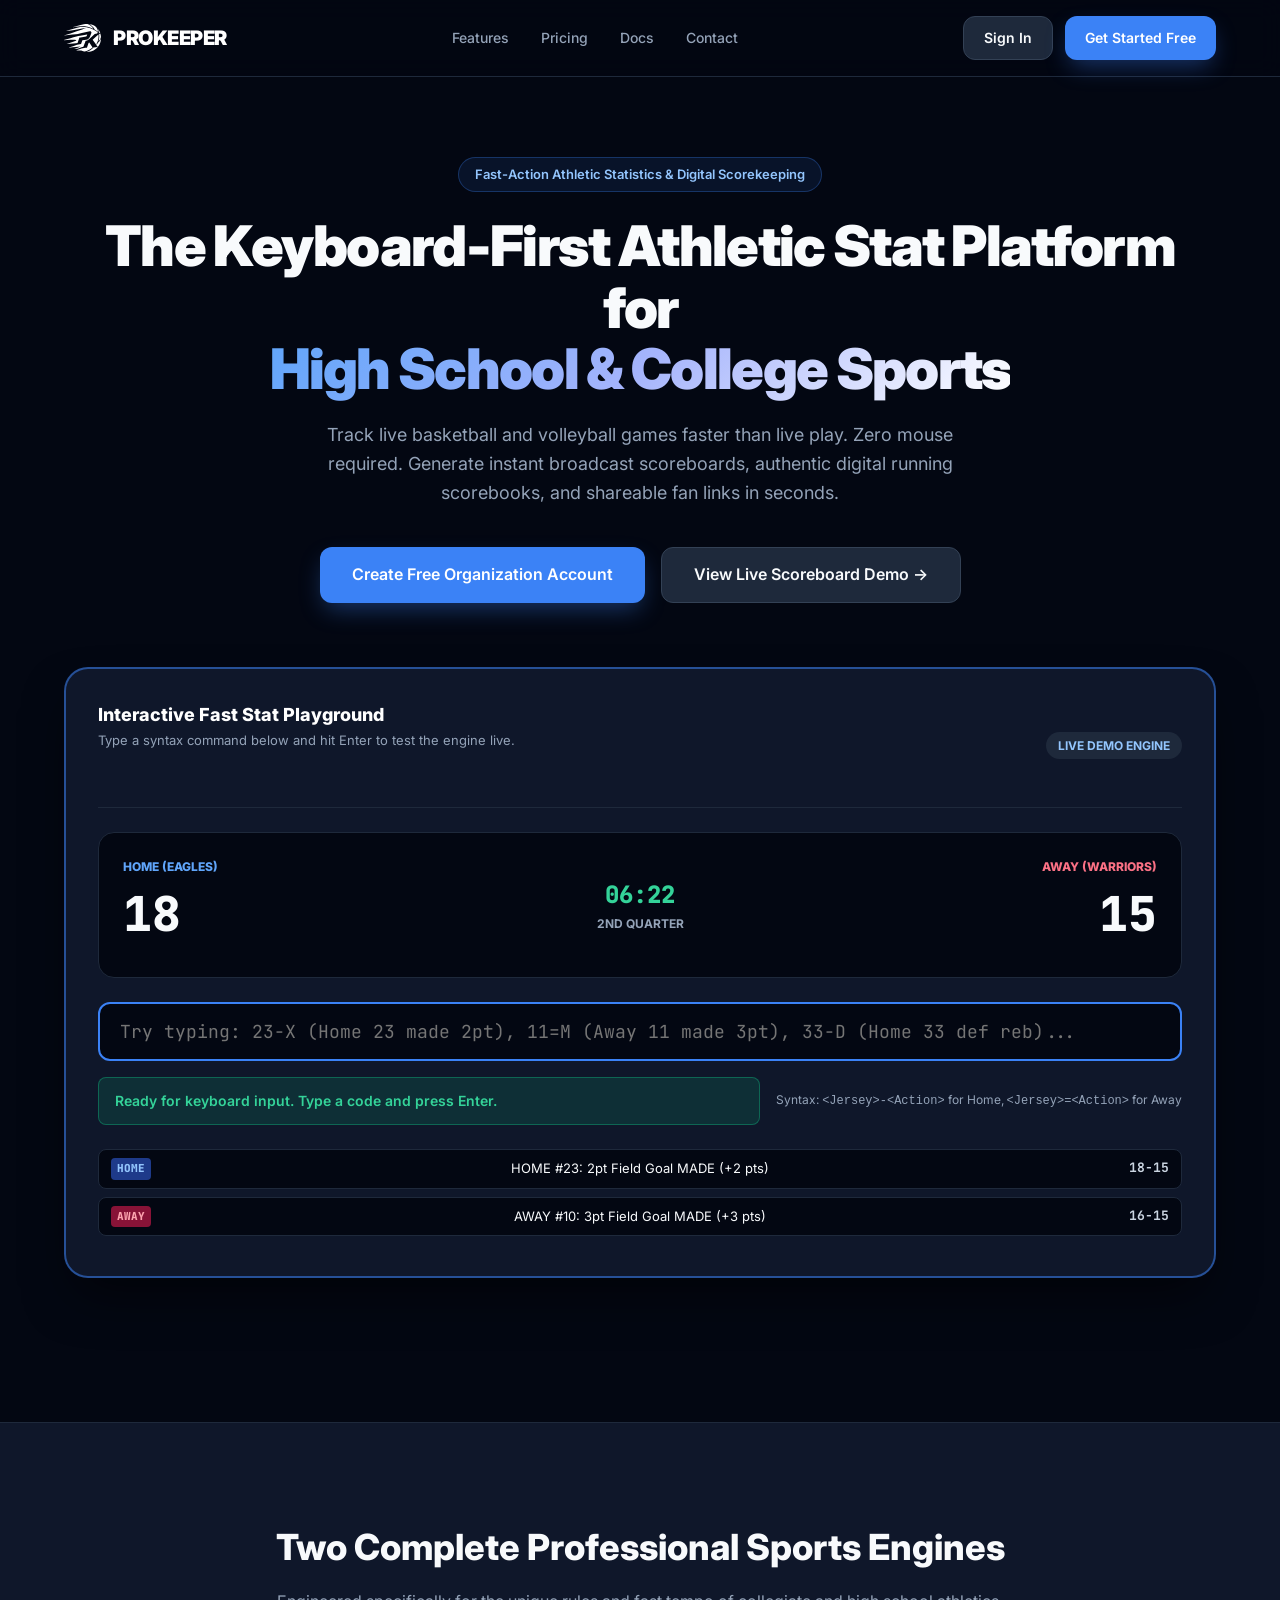
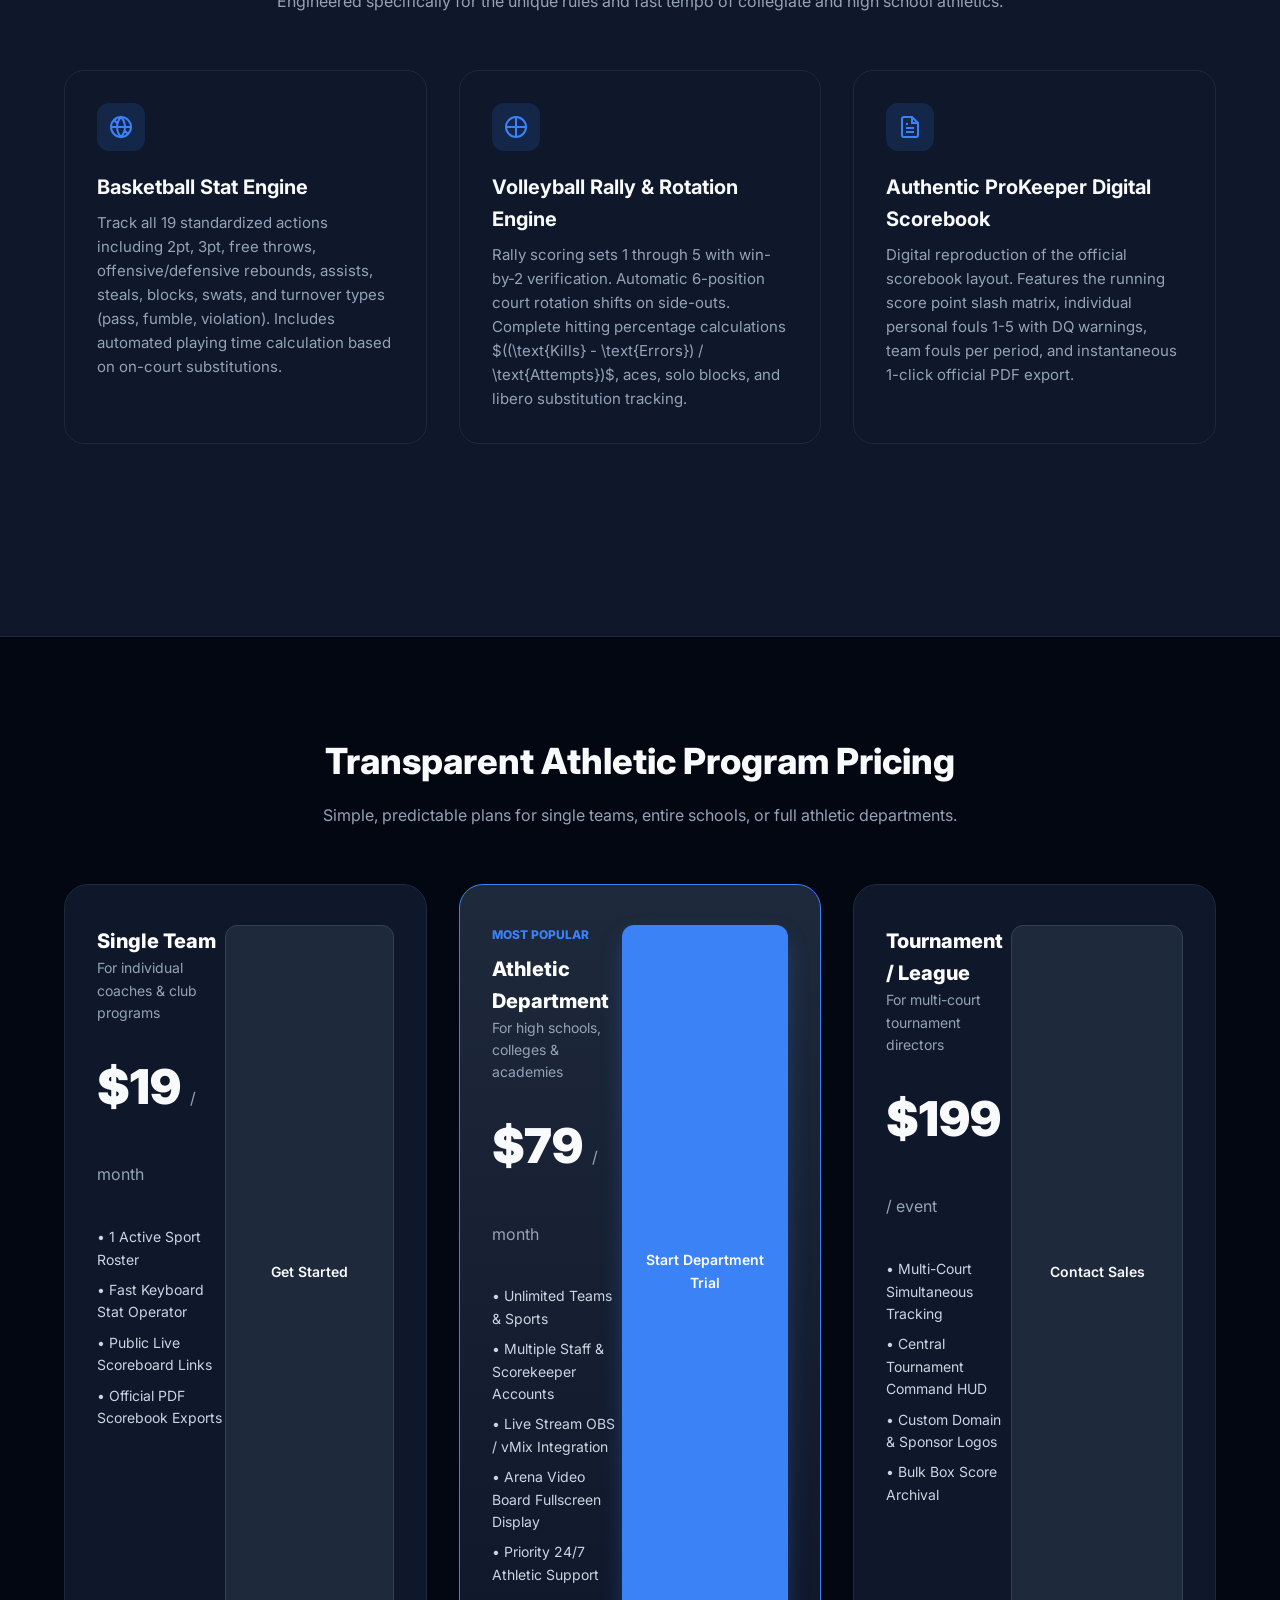
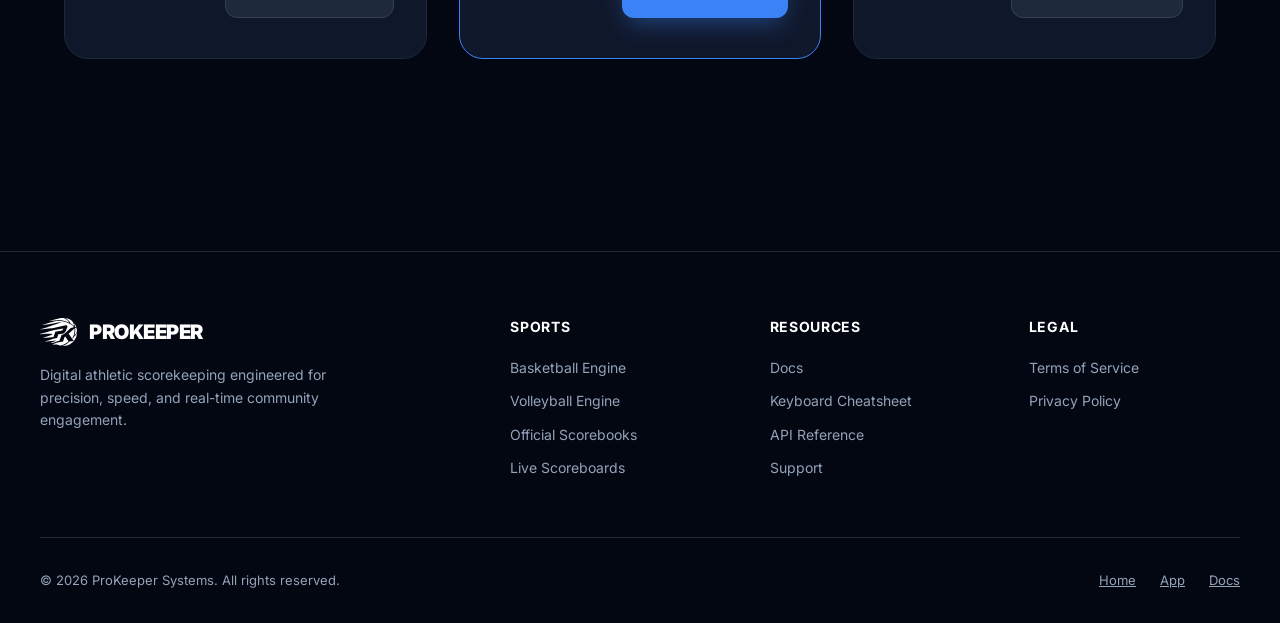
<file: index.html>
<!DOCTYPE html>
<html lang="en">
<head>
    <meta charset="utf-8">
    <meta name="viewport" content="width=device-width, initial-scale=1">
    <title>ProKeeper - High-Speed Sports Statistics & Official Digital Scorekeeping</title>
    <meta name="description" content="Lightning-fast keyboard-first statistical tracking, live fan scoreboards, and authentic ProKeeper digital scorebooks for Basketball and Volleyball.">
    <link rel="icon" type="image/svg+xml" href="/favicon.svg">
    <link rel="preconnect" href="https://fonts.googleapis.com">
    <link rel="preconnect" href="https://fonts.gstatic.com" crossorigin>
    <link href="https://fonts.googleapis.com/css2?family=Inter:wght@400;500;600;700;800;900&family=JetBrains+Mono:wght@500;700;800&display=swap" rel="stylesheet">
    <link rel="stylesheet" href="/css/styles.css">
    <style>
        .feedback {
            padding: 0.75rem 1rem;
            border-radius: 0.5rem;
            font-size: 0.875rem;
            font-weight: 600;
        }
        .feedback.success {
            background: rgba(16, 185, 129, 0.15);
            border: 1px solid rgba(16, 185, 129, 0.4);
            color: #34d399;
        }
        .feedback.error {
            background: rgba(244, 63, 94, 0.15);
            border: 1px solid rgba(244, 63, 94, 0.4);
            color: #fb7185;
        }
        .log-item {
            display: flex;
            justify-content: space-between;
            align-items: center;
            padding: 0.5rem 0.75rem;
            background: #030712;
            border: 1px solid #1e293b;
            border-radius: 0.5rem;
            font-size: 0.8125rem;
            margin-bottom: 0.5rem;
        }
        .team-tag {
            padding: 0.125rem 0.375rem;
            border-radius: 0.25rem;
            font-size: 0.6875rem;
            font-weight: 800;
            font-family: 'JetBrains Mono', monospace;
        }
        .team-tag.home {
            background: #1e3a8a;
            color: #93c5fd;
        }
        .team-tag.away {
            background: #881337;
            color: #fda4af;
        }
        .score-tag {
            font-family: 'JetBrains Mono', monospace;
            color: #cbd5e1;
        }
    </style>
</head>
<body>

    <!-- Header Navigation -->
    <header>
        <div class="nav-container">
            <a href="/" class="logo">
                <img src="/images/icon-white.svg" alt="ProKeeper" style="height: 28px; width: auto;">
                <span>PROKEEPER</span>
            </a>

            <nav>
                <ul class="nav-links">
                    <li><a href="/features/">Features</a></li>
                    <li><a href="/pricing/">Pricing</a></li>
                    <li><a href="https://docs.prokeeper.taligent.dev">Docs</a></li>
                    <li><a href="/contact/">Contact</a></li>
                </ul>
            </nav>

            <div style="display: flex; gap: 0.75rem;">
                <a href="https://app.prokeeper.taligent.dev/login" class="btn btn-secondary">Sign In</a>
                <a href="https://app.prokeeper.taligent.dev/register" class="btn btn-primary">Get Started Free</a>
            </div>
        </div>
    </header>

    <!-- Hero Section -->
    <section class="hero">
        <div class="hero-pill">
            <span>Fast-Action Athletic Statistics & Digital Scorekeeping</span>
        </div>

        <h1>
            The Keyboard-First Athletic Stat Platform for <br>
            <span class="hero-gradient">High School & College Sports</span>
        </h1>

        <p>
            Track live basketball and volleyball games faster than live play. Zero mouse required. Generate instant broadcast scoreboards, authentic digital running scorebooks, and shareable fan links in seconds.
        </p>

        <div class="hero-buttons">
            <a href="https://app.prokeeper.taligent.dev/register" class="btn btn-primary" style="padding: 0.875rem 2rem; font-size: 1rem;">
                Create Free Organization Account
            </a>
            <a href="https://app.prokeeper.taligent.dev/live/EAG101" target="_blank" class="btn btn-secondary" style="padding: 0.875rem 2rem; font-size: 1rem;">
                View Live Scoreboard Demo &rarr;
            </a>
        </div>

        <!-- Interactive Fast Stat Keyboard Playground -->
        <div class="demo-card">
            <div class="demo-header">
                <div>
                    <h3 style="font-size: 1.125rem; font-weight: 800; color: #fff;">Interactive Fast Stat Playground</h3>
                    <p style="font-size: 0.8125rem; color: var(--text-secondary);">Type a syntax command below and hit Enter to test the engine live.</p>
                </div>
                <div style="font-size: 0.75rem; background: #1e293b; padding: 0.25rem 0.75rem; border-radius: 9999px; font-weight: 700; color: #93c5fd;">
                    LIVE DEMO ENGINE
                </div>
            </div>

            <!-- Score Strip -->
            <div class="score-strip">
                <div>
                    <div style="font-size: 0.75rem; font-weight: 800; color: #60a5fa; text-transform: uppercase;">HOME (EAGLES)</div>
                    <div class="mono" style="font-size: 3rem; font-weight: 900;" id="demoHomeScore">18</div>
                </div>

                <div style="text-align: center;">
                    <div class="mono" style="font-size: 1.5rem; font-weight: 800; color: #34d399;">06:22</div>
                    <div style="font-size: 0.75rem; color: var(--text-secondary); text-transform: uppercase; font-weight: 700;">2nd Quarter</div>
                </div>

                <div style="text-align: right;">
                    <div style="font-size: 0.75rem; font-weight: 800; color: #fb7185; text-transform: uppercase;">AWAY (WARRIORS)</div>
                    <div class="mono" style="font-size: 3rem; font-weight: 900;" id="demoAwayScore">15</div>
                </div>
            </div>

            <!-- Input Bar -->
            <div class="interactive-box">
                <input type="text" id="demoInput" class="stat-input-field" placeholder="Try typing: 23-X (Home 23 made 2pt), 11=M (Away 11 made 3pt), 33-D (Home 33 def reb)...">
                
                <div style="display: flex; justify-content: space-between; align-items: center; margin-top: 1rem;">
                    <div id="demoFeedback" class="feedback success" style="flex: 1; margin-right: 1rem;">
                        Ready for keyboard input. Type a code and press Enter.
                    </div>
                    <div style="font-size: 0.75rem; color: var(--text-secondary);">
                        Syntax: <code>&lt;Jersey&gt;-&lt;Action&gt;</code> for Home, <code>&lt;Jersey&gt;=&lt;Action&gt;</code> for Away
                    </div>
                </div>

                <div id="demoLog" style="margin-top: 1.5rem; max-height: 140px; overflow-y: auto;">
                    <div class="log-item">
                        <span class="team-tag home">HOME</span>
                        <span>HOME #23: 2pt Field Goal MADE (+2 pts)</span>
                        <strong class="score-tag">18-15</strong>
                    </div>
                    <div class="log-item">
                        <span class="team-tag away">AWAY</span>
                        <span>AWAY #10: 3pt Field Goal MADE (+3 pts)</span>
                        <strong class="score-tag">16-15</strong>
                    </div>
                </div>
            </div>
        </div>
    </section>

    <!-- Sport Modules Overview -->
    <section style="background: #0f172a; padding: 6rem 1.5rem; border-top: 1px solid var(--border-color); border-bottom: 1px solid var(--border-color);">
        <div class="section-title">
            <h2>Two Complete Professional Sports Engines</h2>
            <p>Engineered specifically for the unique rules and fast tempo of collegiate and high school athletics.</p>
        </div>

        <div class="features-grid">
            <!-- Basketball Module -->
            <div class="feature-box">
                <div class="feature-icon">
                    <svg width="24" height="24" fill="none" stroke="currentColor" stroke-width="2" viewBox="0 0 24 24"><circle cx="12" cy="12" r="10"/><path d="M4.93 4.93l4.24 4.24m5.66 5.66l4.24 4.24M2 12h20M12 2a15.3 15.3 0 014 10 15.3 15.3 0 01-4 10 15.3 15.3 0 01-4-10 15.3 15.3 0 014-10z"/></svg>
                </div>
                <h3>Basketball Stat Engine</h3>
                <p>Track all 19 standardized actions including 2pt, 3pt, free throws, offensive/defensive rebounds, assists, steals, blocks, swats, and turnover types (pass, fumble, violation). Includes automated playing time calculation based on on-court substitutions.</p>
            </div>

            <!-- Volleyball Module -->
            <div class="feature-box">
                <div class="feature-icon">
                    <svg width="24" height="24" fill="none" stroke="currentColor" stroke-width="2" viewBox="0 0 24 24"><path d="M12 22a10 10 0 100-20 10 10 0 000 20zM12 2v20M2 12h20"/></svg>
                </div>
                <h3>Volleyball Rally & Rotation Engine</h3>
                <p>Rally scoring sets 1 through 5 with win-by-2 verification. Automatic 6-position court rotation shifts on side-outs. Complete hitting percentage calculations $((\text{Kills} - \text{Errors}) / \text{Attempts})$, aces, solo blocks, and libero substitution tracking.</p>
            </div>

            <!-- Official Scorebook Module -->
            <div class="feature-box">
                <div class="feature-icon">
                    <svg width="24" height="24" fill="none" stroke="currentColor" stroke-width="2" viewBox="0 0 24 24"><path d="M14 2H6a2 2 0 00-2 2v16a2 2 0 002 2h12a2 2 0 002-2V8z"/><path d="M14 2v6h6M16 13H8M16 17H8M10 9H8"/></svg>
                </div>
                <h3>Authentic ProKeeper Digital Scorebook</h3>
                <p>Digital reproduction of the official scorebook layout. Features the running score point slash matrix, individual personal fouls 1-5 with DQ warnings, team fouls per period, and instantaneous 1-click official PDF export.</p>
            </div>
        </div>
    </section>

    <!-- Pricing Section Preview -->
    <section style="padding: 6rem 1.5rem;">
        <div class="section-title">
            <h2>Transparent Athletic Program Pricing</h2>
            <p>Simple, predictable plans for single teams, entire schools, or full athletic departments.</p>
        </div>

        <div class="pricing-grid">
            <div class="pricing-card">
                <div>
                    <h3 style="font-size: 1.25rem; font-weight: 800; color: #fff;">Single Team</h3>
                    <p style="font-size: 0.875rem; color: var(--text-secondary);">For individual coaches & club programs</p>
                    <div class="price">$19 <span>/ month</span></div>
                    <ul style="list-style: none; margin-bottom: 2rem; font-size: 0.875rem; color: #cbd5e1; space-y: 0.75rem;">
                        <li style="margin-bottom: 0.5rem;">&bull; 1 Active Sport Roster</li>
                        <li style="margin-bottom: 0.5rem;">&bull; Fast Keyboard Stat Operator</li>
                        <li style="margin-bottom: 0.5rem;">&bull; Public Live Scoreboard Links</li>
                        <li style="margin-bottom: 0.5rem;">&bull; Official PDF Scorebook Exports</li>
                    </ul>
                </div>
                <a href="https://app.prokeeper.taligent.dev/register" class="btn btn-secondary" style="width: 100%; text-align: center;">Get Started</a>
            </div>

            <div class="pricing-card featured">
                <div>
                    <div style="font-size: 0.75rem; font-weight: 800; color: var(--accent-blue); text-transform: uppercase; margin-bottom: 0.5rem;">MOST POPULAR</div>
                    <h3 style="font-size: 1.25rem; font-weight: 800; color: #fff;">Athletic Department</h3>
                    <p style="font-size: 0.875rem; color: var(--text-secondary);">For high schools, colleges & academies</p>
                    <div class="price">$79 <span>/ month</span></div>
                    <ul style="list-style: none; margin-bottom: 2rem; font-size: 0.875rem; color: #cbd5e1; space-y: 0.75rem;">
                        <li style="margin-bottom: 0.5rem;">&bull; Unlimited Teams & Sports</li>
                        <li style="margin-bottom: 0.5rem;">&bull; Multiple Staff & Scorekeeper Accounts</li>
                        <li style="margin-bottom: 0.5rem;">&bull; Live Stream OBS / vMix Integration</li>
                        <li style="margin-bottom: 0.5rem;">&bull; Arena Video Board Fullscreen Display</li>
                        <li style="margin-bottom: 0.5rem;">&bull; Priority 24/7 Athletic Support</li>
                    </ul>
                </div>
                <a href="https://app.prokeeper.taligent.dev/register" class="btn btn-primary" style="width: 100%; text-align: center;">Start Department Trial</a>
            </div>

            <div class="pricing-card">
                <div>
                    <h3 style="font-size: 1.25rem; font-weight: 800; color: #fff;">Tournament / League</h3>
                    <p style="font-size: 0.875rem; color: var(--text-secondary);">For multi-court tournament directors</p>
                    <div class="price">$199 <span>/ event</span></div>
                    <ul style="list-style: none; margin-bottom: 2rem; font-size: 0.875rem; color: #cbd5e1; space-y: 0.75rem;">
                        <li style="margin-bottom: 0.5rem;">&bull; Multi-Court Simultaneous Tracking</li>
                        <li style="margin-bottom: 0.5rem;">&bull; Central Tournament Command HUD</li>
                        <li style="margin-bottom: 0.5rem;">&bull; Custom Domain & Sponsor Logos</li>
                        <li style="margin-bottom: 0.5rem;">&bull; Bulk Box Score Archival</li>
                    </ul>
                </div>
                <a href="/contact/" class="btn btn-secondary" style="width: 100%; text-align: center;">Contact Sales</a>
            </div>
        </div>
    </section>

    <!-- Footer -->
    <footer>
        <div class="footer-container">
            <div>
                <a href="/" class="logo" style="margin-bottom: 1rem;">
                    <img src="/images/icon-white.svg" alt="ProKeeper" style="height: 28px; width: auto;">
                    <span>PROKEEPER</span>
                </a>
                <p style="font-size: 0.875rem; color: var(--text-secondary); max-width: 320px;">
                    Digital athletic scorekeeping engineered for precision, speed, and real-time community engagement.
                </p>
            </div>

            <div class="footer-col">
                <h4>Sports</h4>
                <ul>
                    <li><a href="/features/">Basketball Engine</a></li>
                    <li><a href="/features/">Volleyball Engine</a></li>
                    <li><a href="/features/">Official Scorebooks</a></li>
                    <li><a href="/features/">Live Scoreboards</a></li>
                </ul>
            </div>

            <div class="footer-col">
                <h4>Resources</h4>
                <ul>
                    <li><a href="https://docs.prokeeper.taligent.dev">Docs</a></li>
                    <li><a href="https://docs.prokeeper.taligent.dev/basketball/keyboard-shortcuts.md">Keyboard Cheatsheet</a></li>
                    <li><a href="https://docs.prokeeper.taligent.dev/developer/api-reference.md">API Reference</a></li>
                    <li><a href="/contact/">Support</a></li>
                </ul>
            </div>

            <div class="footer-col">
                <h4>Legal</h4>
                <ul>
                    <li><a href="/terms/">Terms of Service</a></li>
                    <li><a href="/privacy/">Privacy Policy</a></li>
                </ul>
            </div>
        </div>

        <div class="footer-bottom">
            <div>&copy; 2026 ProKeeper Systems. All rights reserved.</div>
            <div style="display: flex; gap: 1.5rem;">
                <a href="https://prokeeper.taligent.dev" style="color: var(--text-secondary); text-decoration: underline;">Home</a>
                <a href="https://app.prokeeper.taligent.dev" style="color: var(--text-secondary); text-decoration: underline;">App</a>
                <a href="https://docs.prokeeper.taligent.dev" style="color: var(--text-secondary); text-decoration: underline;">Docs</a>
            </div>
        </div>
    </footer>

    <script src="/js/main.js"></script>
</body>
</html>
</file>
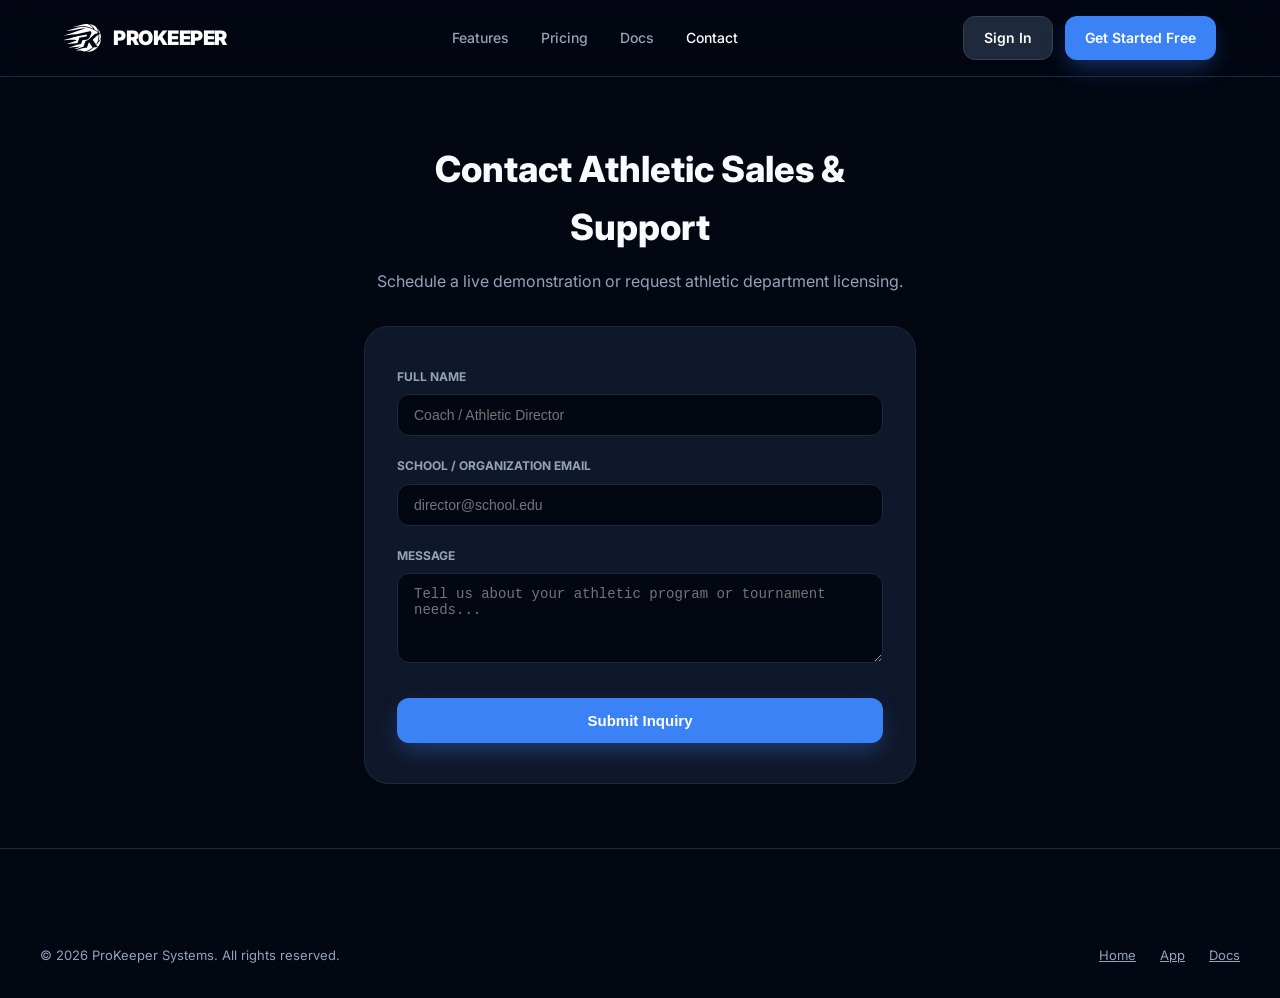
<file: contact/index.html>
<!DOCTYPE html>
<html lang="en">
<head>
    <meta charset="utf-8">
    <meta name="viewport" content="width=device-width, initial-scale=1">
    <title>Contact Athletic Sales - ProKeeper</title>
    <link rel="preconnect" href="https://fonts.googleapis.com">
    <link rel="preconnect" href="https://fonts.gstatic.com" crossorigin>
    <link href="https://fonts.googleapis.com/css2?family=Inter:wght@400;500;600;700;800;900&family=JetBrains+Mono:wght@500;700;800&display=swap" rel="stylesheet">
    <link rel="stylesheet" href="/css/styles.css">
</head>
<body>
    <header>
        <div class="nav-container">
            <a href="/" class="logo">
                <img src="/images/icon-white.svg" alt="ProKeeper" style="height: 28px; width: auto;">
                <span>PROKEEPER</span>
            </a>
            <nav>
                <ul class="nav-links">
                    <li><a href="/features/">Features</a></li>
                    <li><a href="/pricing/">Pricing</a></li>
                    <li><a href="https://docs.prokeeper.taligent.dev">Docs</a></li>
                    <li><a href="/contact/" style="color: #fff;">Contact</a></li>
                </ul>
            </nav>
            <div style="display: flex; gap: 0.75rem;">
                <a href="https://app.prokeeper.taligent.dev/login" class="btn btn-secondary">Sign In</a>
                <a href="https://app.prokeeper.taligent.dev/register" class="btn btn-primary">Get Started Free</a>
            </div>
        </div>
    </header>

    <main style="max-width: 600px; margin: 0 auto; padding: 4rem 1.5rem;">
        <div class="section-title" style="margin-bottom: 2rem;">
            <h2>Contact Athletic Sales & Support</h2>
            <p>Schedule a live demonstration or request athletic department licensing.</p>
        </div>

        <div style="background: var(--bg-card); border: 1px solid var(--border-color); border-radius: 1.5rem; padding: 2.5rem 2rem;">
            <form action="#" method="POST" style="display: flex; flex-direction: column; gap: 1.25rem;">
                <div>
                    <label style="display: block; font-size: 0.75rem; font-weight: 700; text-transform: uppercase; color: var(--text-secondary); margin-bottom: 0.5rem;">Full Name</label>
                    <input type="text" required placeholder="Coach / Athletic Director" style="width: 100%; padding: 0.75rem 1rem; background: var(--bg-primary); border: 1px solid var(--border-color); border-radius: 0.75rem; color: #fff; font-size: 0.875rem;">
                </div>

                <div>
                    <label style="display: block; font-size: 0.75rem; font-weight: 700; text-transform: uppercase; color: var(--text-secondary); margin-bottom: 0.5rem;">School / Organization Email</label>
                    <input type="email" required placeholder="director@school.edu" style="width: 100%; padding: 0.75rem 1rem; background: var(--bg-primary); border: 1px solid var(--border-color); border-radius: 0.75rem; color: #fff; font-size: 0.875rem;">
                </div>

                <div>
                    <label style="display: block; font-size: 0.75rem; font-weight: 700; text-transform: uppercase; color: var(--text-secondary); margin-bottom: 0.5rem;">Message</label>
                    <textarea rows="4" placeholder="Tell us about your athletic program or tournament needs..." style="width: 100%; padding: 0.75rem 1rem; background: var(--bg-primary); border: 1px solid var(--border-color); border-radius: 0.75rem; color: #fff; font-size: 0.875rem;"></textarea>
                </div>

                <button type="submit" class="btn btn-primary" style="padding: 0.875rem; width: 100%; font-size: 0.9375rem; margin-top: 0.5rem;">
                    Submit Inquiry
                </button>
            </form>
        </div>
    </main>

    <footer>
        <div class="footer-bottom" style="border: none; display: flex; justify-content: space-between; align-items: center; flex-wrap: wrap; gap: 1rem;">
            <div>&copy; 2026 ProKeeper Systems. All rights reserved.</div>
            <div style="display: flex; gap: 1.5rem;">
                <a href="https://prokeeper.taligent.dev" style="color: var(--text-secondary); text-decoration: underline;">Home</a>
                <a href="https://app.prokeeper.taligent.dev" style="color: var(--text-secondary); text-decoration: underline;">App</a>
                <a href="https://docs.prokeeper.taligent.dev" style="color: var(--text-secondary); text-decoration: underline;">Docs</a>
            </div>
        </div>
    </footer>
</body>
</html>
</file>
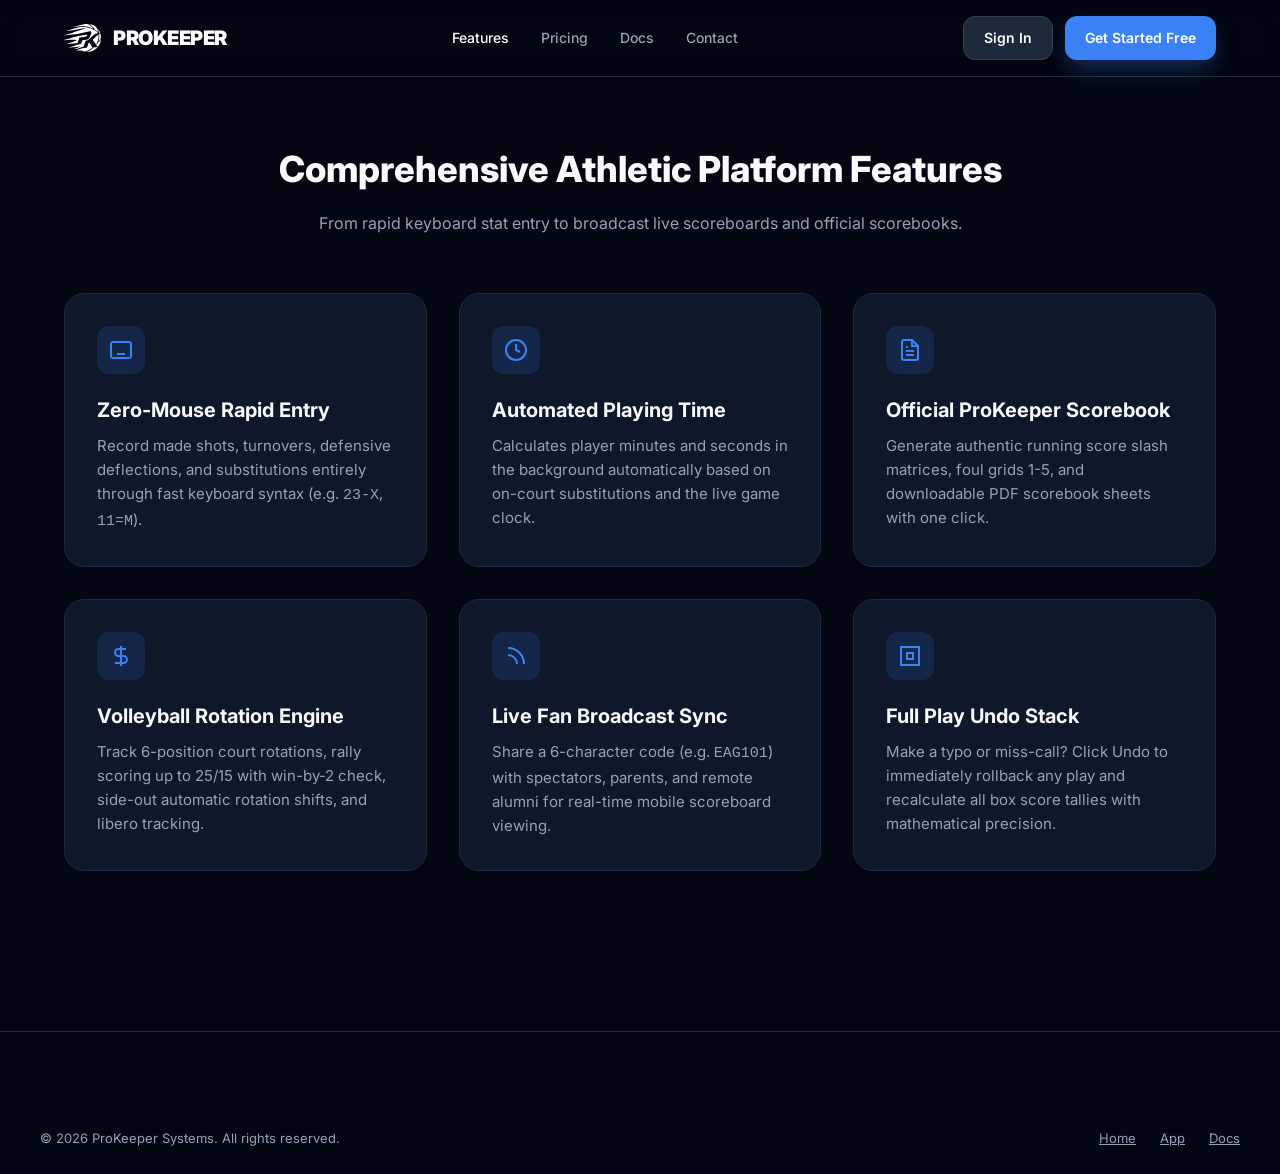
<file: features/index.html>
<!DOCTYPE html>
<html lang="en">
<head>
    <meta charset="utf-8">
    <meta name="viewport" content="width=device-width, initial-scale=1">
    <title>Features - ProKeeper Athletic Statistics</title>
    <link rel="preconnect" href="https://fonts.googleapis.com">
    <link rel="preconnect" href="https://fonts.gstatic.com" crossorigin>
    <link href="https://fonts.googleapis.com/css2?family=Inter:wght@400;500;600;700;800;900&family=JetBrains+Mono:wght@500;700;800&display=swap" rel="stylesheet">
    <link rel="stylesheet" href="/css/styles.css">
</head>
<body>
    <header>
        <div class="nav-container">
            <a href="/" class="logo">
                <img src="/images/icon-white.svg" alt="ProKeeper" style="height: 28px; width: auto;">
                <span>PROKEEPER</span>
            </a>
            <nav>
                <ul class="nav-links">
                    <li><a href="/features/" style="color: #fff;">Features</a></li>
                    <li><a href="/pricing/">Pricing</a></li>
                    <li><a href="https://docs.prokeeper.taligent.dev">Docs</a></li>
                    <li><a href="/contact/">Contact</a></li>
                </ul>
            </nav>
            <div style="display: flex; gap: 0.75rem;">
                <a href="https://app.prokeeper.taligent.dev/login" class="btn btn-secondary">Sign In</a>
                <a href="https://app.prokeeper.taligent.dev/register" class="btn btn-primary">Get Started Free</a>
            </div>
        </div>
    </header>

    <main style="max-width: 1200px; margin: 0 auto; padding: 4rem 1.5rem;">
        <div class="section-title">
            <h2>Comprehensive Athletic Platform Features</h2>
            <p>From rapid keyboard stat entry to broadcast live scoreboards and official scorebooks.</p>
        </div>

        <div class="features-grid" style="padding: 0;">
            <div class="feature-box">
                <div class="feature-icon">
                    <svg width="24" height="24" fill="none" stroke="currentColor" stroke-width="2" viewBox="0 0 24 24"><rect x="2" y="4" width="20" height="16" rx="2"/><path d="M6 8h.01M10 8h.01M14 8h.01M18 8h.01M6 12h.01M10 12h.01M14 12h.01M18 12h.01M8 16h8"/></svg>
                </div>
                <h3>Zero-Mouse Rapid Entry</h3>
                <p>Record made shots, turnovers, defensive deflections, and substitutions entirely through fast keyboard syntax (e.g. <code>23-X</code>, <code>11=M</code>).</p>
            </div>

            <div class="feature-box">
                <div class="feature-icon">
                    <svg width="24" height="24" fill="none" stroke="currentColor" stroke-width="2" viewBox="0 0 24 24"><circle cx="12" cy="12" r="10"/><polyline points="12 6 12 12 16 14"/></svg>
                </div>
                <h3>Automated Playing Time</h3>
                <p>Calculates player minutes and seconds in the background automatically based on on-court substitutions and the live game clock.</p>
            </div>

            <div class="feature-box">
                <div class="feature-icon">
                    <svg width="24" height="24" fill="none" stroke="currentColor" stroke-width="2" viewBox="0 0 24 24"><path d="M14 2H6a2 2 0 00-2 2v16a2 2 0 002 2h12a2 2 0 002-2V8z"/><path d="M14 2v6h6M16 13H8M16 17H8M10 9H8"/></svg>
                </div>
                <h3>Official ProKeeper Scorebook</h3>
                <p>Generate authentic running score slash matrices, foul grids 1-5, and downloadable PDF scorebook sheets with one click.</p>
            </div>

            <div class="feature-box">
                <div class="feature-icon">
                    <svg width="24" height="24" fill="none" stroke="currentColor" stroke-width="2" viewBox="0 0 24 24"><path d="M12 2v20M17 5H9.5a3.5 3.5 0 000 7h5a3.5 3.5 0 010 7H6"/></svg>
                </div>
                <h3>Volleyball Rotation Engine</h3>
                <p>Track 6-position court rotations, rally scoring up to 25/15 with win-by-2 check, side-out automatic rotation shifts, and libero tracking.</p>
            </div>

            <div class="feature-box">
                <div class="feature-icon">
                    <svg width="24" height="24" fill="none" stroke="currentColor" stroke-width="2" viewBox="0 0 24 24"><path d="M4 11a9 9 0 019 9M4 4a16 16 0 0116 16M4 20h.01"/></svg>
                </div>
                <h3>Live Fan Broadcast Sync</h3>
                <p>Share a 6-character code (e.g. <code>EAG101</code>) with spectators, parents, and remote alumni for real-time mobile scoreboard viewing.</p>
            </div>

            <div class="feature-box">
                <div class="feature-icon">
                    <svg width="24" height="24" fill="none" stroke="currentColor" stroke-width="2" viewBox="0 0 24 24"><path d="M3 3h18v18H3zM9 9h6v6H9z"/></svg>
                </div>
                <h3>Full Play Undo Stack</h3>
                <p>Make a typo or miss-call? Click Undo to immediately rollback any play and recalculate all box score tallies with mathematical precision.</p>
            </div>
        </div>
    </main>

    <footer>
        <div class="footer-bottom" style="border: none; display: flex; justify-content: space-between; align-items: center; flex-wrap: wrap; gap: 1rem;">
            <div>&copy; 2026 ProKeeper Systems. All rights reserved.</div>
            <div style="display: flex; gap: 1.5rem;">
                <a href="https://prokeeper.taligent.dev" style="color: var(--text-secondary); text-decoration: underline;">Home</a>
                <a href="https://app.prokeeper.taligent.dev" style="color: var(--text-secondary); text-decoration: underline;">App</a>
                <a href="https://docs.prokeeper.taligent.dev" style="color: var(--text-secondary); text-decoration: underline;">Docs</a>
            </div>
        </div>
    </footer>
</body>
</html>
</file>
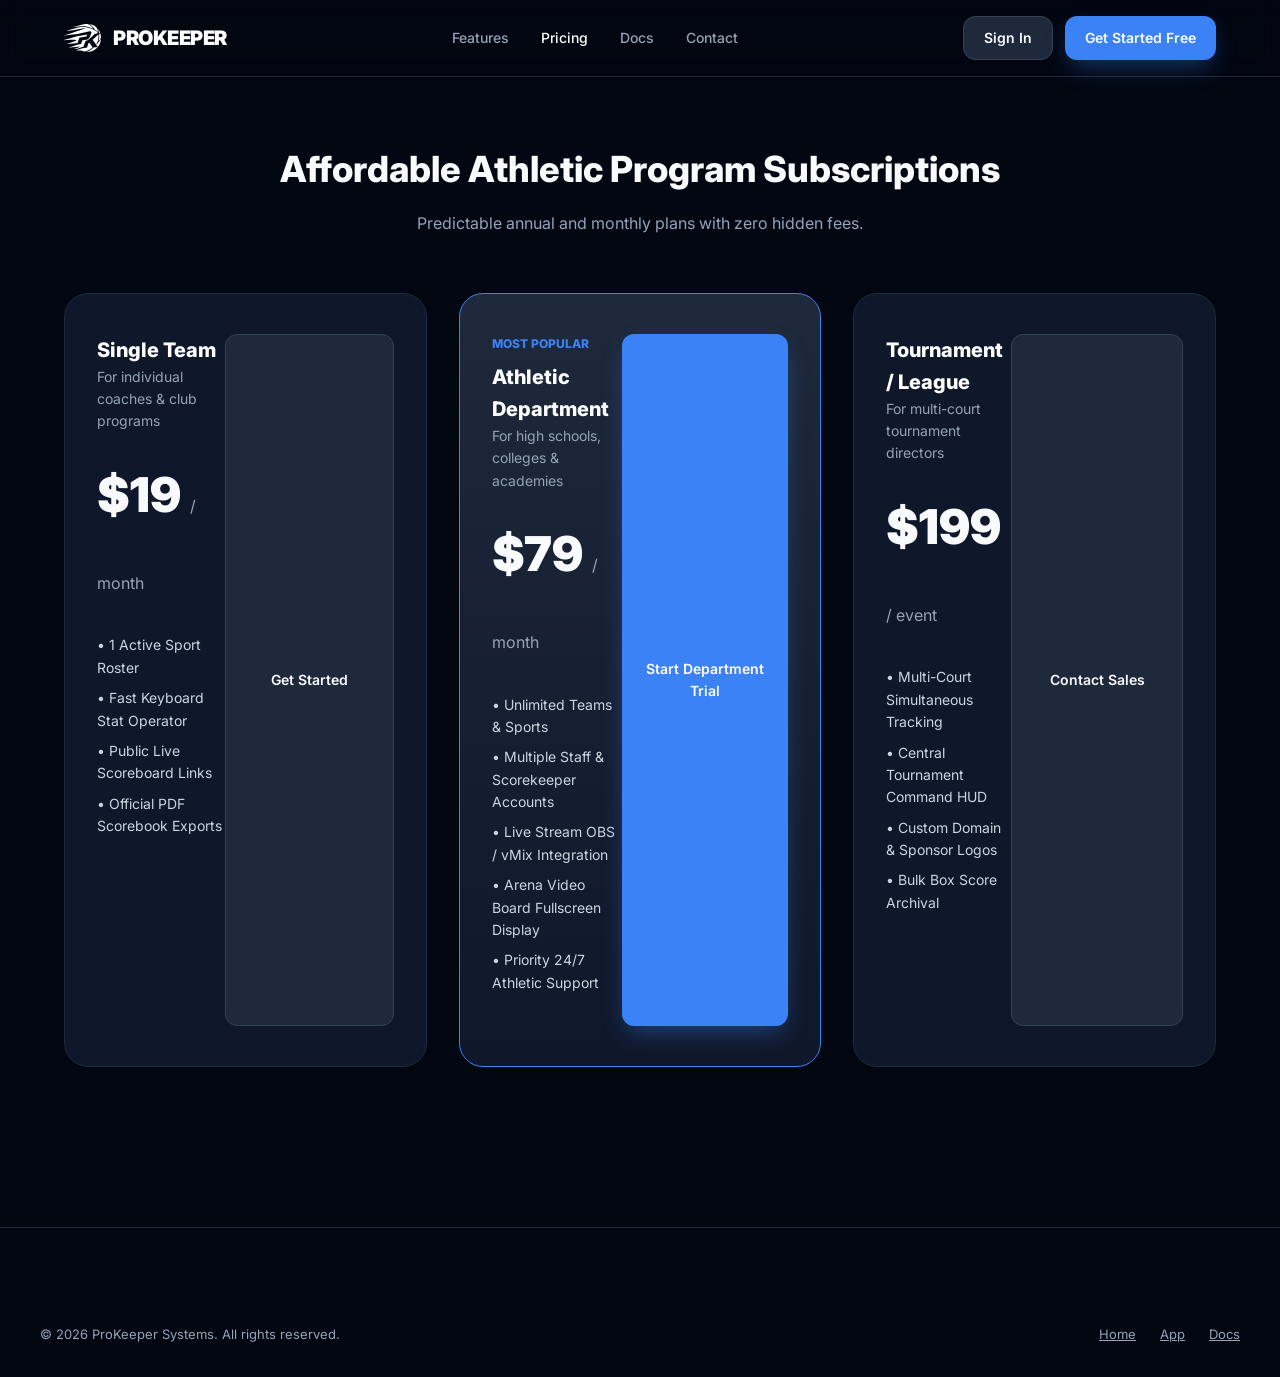
<file: pricing/index.html>
<!DOCTYPE html>
<html lang="en">
<head>
    <meta charset="utf-8">
    <meta name="viewport" content="width=device-width, initial-scale=1">
    <title>Pricing Plans - ProKeeper</title>
    <link rel="preconnect" href="https://fonts.googleapis.com">
    <link rel="preconnect" href="https://fonts.gstatic.com" crossorigin>
    <link href="https://fonts.googleapis.com/css2?family=Inter:wght@400;500;600;700;800;900&family=JetBrains+Mono:wght@500;700;800&display=swap" rel="stylesheet">
    <link rel="stylesheet" href="/css/styles.css">
</head>
<body>
    <header>
        <div class="nav-container">
            <a href="/" class="logo">
                <img src="/images/icon-white.svg" alt="ProKeeper" style="height: 28px; width: auto;">
                <span>PROKEEPER</span>
            </a>
            <nav>
                <ul class="nav-links">
                    <li><a href="/features/">Features</a></li>
                    <li><a href="/pricing/" style="color: #fff;">Pricing</a></li>
                    <li><a href="https://docs.prokeeper.taligent.dev">Docs</a></li>
                    <li><a href="/contact/">Contact</a></li>
                </ul>
            </nav>
            <div style="display: flex; gap: 0.75rem;">
                <a href="https://app.prokeeper.taligent.dev/login" class="btn btn-secondary">Sign In</a>
                <a href="https://app.prokeeper.taligent.dev/register" class="btn btn-primary">Get Started Free</a>
            </div>
        </div>
    </header>

    <main style="max-width: 1200px; margin: 0 auto; padding: 4rem 1.5rem;">
        <div class="section-title">
            <h2>Affordable Athletic Program Subscriptions</h2>
            <p>Predictable annual and monthly plans with zero hidden fees.</p>
        </div>

        <div class="pricing-grid" style="padding: 0;">
            <div class="pricing-card">
                <div>
                    <h3 style="font-size: 1.25rem; font-weight: 800; color: #fff;">Single Team</h3>
                    <p style="font-size: 0.875rem; color: var(--text-secondary);">For individual coaches & club programs</p>
                    <div class="price">$19 <span>/ month</span></div>
                    <ul style="list-style: none; margin-bottom: 2rem; font-size: 0.875rem; color: #cbd5e1; space-y: 0.75rem;">
                        <li style="margin-bottom: 0.5rem;">&bull; 1 Active Sport Roster</li>
                        <li style="margin-bottom: 0.5rem;">&bull; Fast Keyboard Stat Operator</li>
                        <li style="margin-bottom: 0.5rem;">&bull; Public Live Scoreboard Links</li>
                        <li style="margin-bottom: 0.5rem;">&bull; Official PDF Scorebook Exports</li>
                    </ul>
                </div>
                <a href="https://app.prokeeper.taligent.dev/register" class="btn btn-secondary" style="width: 100%; text-align: center;">Get Started</a>
            </div>

            <div class="pricing-card featured">
                <div>
                    <div style="font-size: 0.75rem; font-weight: 800; color: var(--accent-blue); text-transform: uppercase; margin-bottom: 0.5rem;">MOST POPULAR</div>
                    <h3 style="font-size: 1.25rem; font-weight: 800; color: #fff;">Athletic Department</h3>
                    <p style="font-size: 0.875rem; color: var(--text-secondary);">For high schools, colleges & academies</p>
                    <div class="price">$79 <span>/ month</span></div>
                    <ul style="list-style: none; margin-bottom: 2rem; font-size: 0.875rem; color: #cbd5e1; space-y: 0.75rem;">
                        <li style="margin-bottom: 0.5rem;">&bull; Unlimited Teams & Sports</li>
                        <li style="margin-bottom: 0.5rem;">&bull; Multiple Staff & Scorekeeper Accounts</li>
                        <li style="margin-bottom: 0.5rem;">&bull; Live Stream OBS / vMix Integration</li>
                        <li style="margin-bottom: 0.5rem;">&bull; Arena Video Board Fullscreen Display</li>
                        <li style="margin-bottom: 0.5rem;">&bull; Priority 24/7 Athletic Support</li>
                    </ul>
                </div>
                <a href="https://app.prokeeper.taligent.dev/register" class="btn btn-primary" style="width: 100%; text-align: center;">Start Department Trial</a>
            </div>

            <div class="pricing-card">
                <div>
                    <h3 style="font-size: 1.25rem; font-weight: 800; color: #fff;">Tournament / League</h3>
                    <p style="font-size: 0.875rem; color: var(--text-secondary);">For multi-court tournament directors</p>
                    <div class="price">$199 <span>/ event</span></div>
                    <ul style="list-style: none; margin-bottom: 2rem; font-size: 0.875rem; color: #cbd5e1; space-y: 0.75rem;">
                        <li style="margin-bottom: 0.5rem;">&bull; Multi-Court Simultaneous Tracking</li>
                        <li style="margin-bottom: 0.5rem;">&bull; Central Tournament Command HUD</li>
                        <li style="margin-bottom: 0.5rem;">&bull; Custom Domain & Sponsor Logos</li>
                        <li style="margin-bottom: 0.5rem;">&bull; Bulk Box Score Archival</li>
                    </ul>
                </div>
                <a href="/contact/" class="btn btn-secondary" style="width: 100%; text-align: center;">Contact Sales</a>
            </div>
        </div>
    </main>

    <footer>
        <div class="footer-bottom" style="border: none; display: flex; justify-content: space-between; align-items: center; flex-wrap: wrap; gap: 1rem;">
            <div>&copy; 2026 ProKeeper Systems. All rights reserved.</div>
            <div style="display: flex; gap: 1.5rem;">
                <a href="https://prokeeper.taligent.dev" style="color: var(--text-secondary); text-decoration: underline;">Home</a>
                <a href="https://app.prokeeper.taligent.dev" style="color: var(--text-secondary); text-decoration: underline;">App</a>
                <a href="https://docs.prokeeper.taligent.dev" style="color: var(--text-secondary); text-decoration: underline;">Docs</a>
            </div>
        </div>
    </footer>
</body>
</html>
</file>
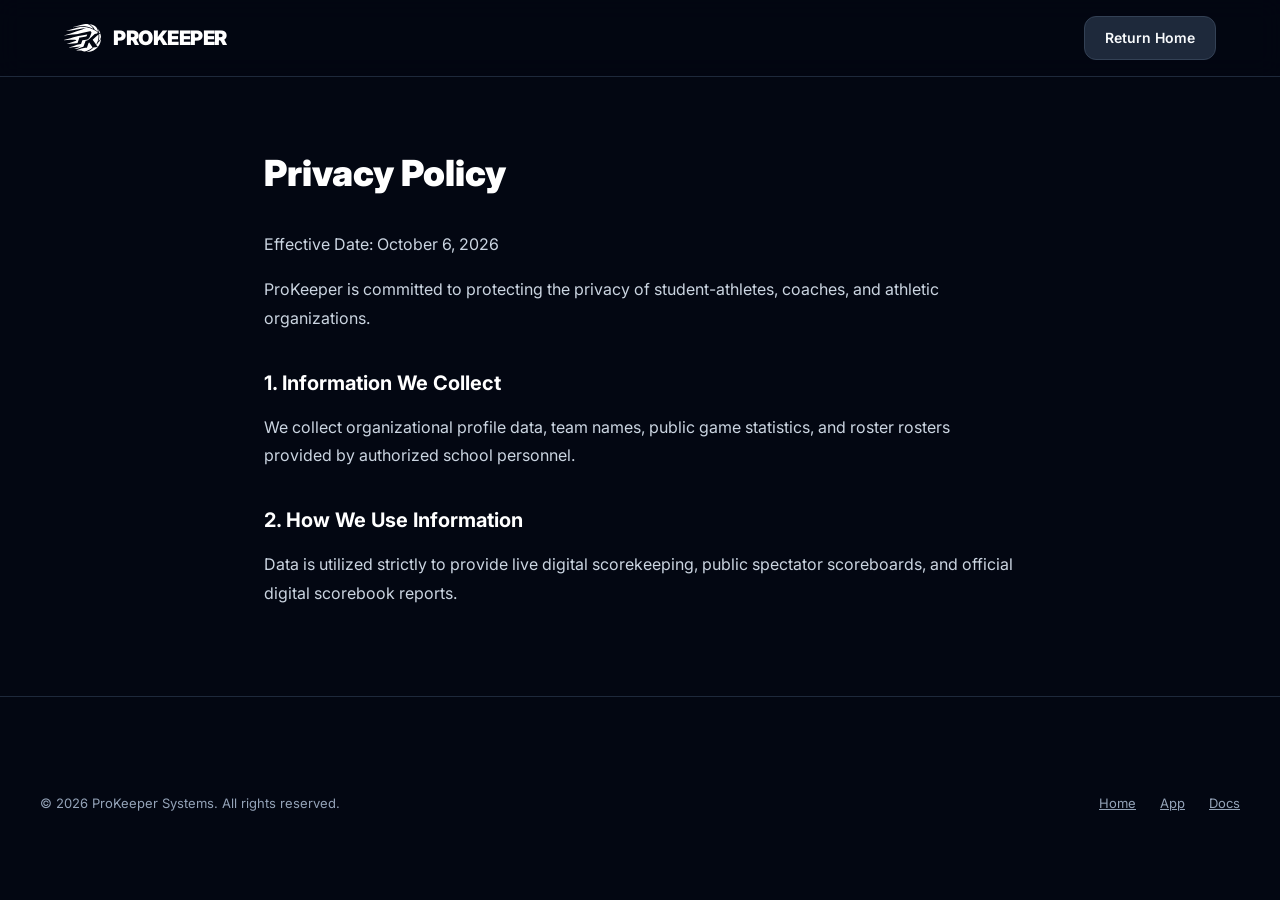
<file: privacy/index.html>
<!DOCTYPE html>
<html lang="en">
<head>
    <meta charset="utf-8">
    <meta name="viewport" content="width=device-width, initial-scale=1">
    <title>Privacy Policy - ProKeeper</title>
    <link rel="preconnect" href="https://fonts.googleapis.com">
    <link rel="preconnect" href="https://fonts.gstatic.com" crossorigin>
    <link href="https://fonts.googleapis.com/css2?family=Inter:wght@400;500;600;700;800;900&display=swap" rel="stylesheet">
    <link rel="stylesheet" href="/css/styles.css">
</head>
<body>
    <header>
        <div class="nav-container">
            <a href="/" class="logo">
                <img src="/images/icon-white.svg" alt="ProKeeper" style="height: 28px; width: auto;">
                <span>PROKEEPER</span>
            </a>
            <div style="display: flex; gap: 0.75rem;">
                <a href="/" class="btn btn-secondary">Return Home</a>
            </div>
        </div>
    </header>

    <main style="max-width: 800px; margin: 0 auto; padding: 4rem 1.5rem; color: #cbd5e1; line-height: 1.8;">
        <h1 style="font-size: 2.25rem; font-weight: 900; color: #fff; margin-bottom: 1.5rem;">Privacy Policy</h1>
        <p style="margin-bottom: 1rem;">Effective Date: October 6, 2026</p>
        <p style="margin-bottom: 1.5rem;">ProKeeper is committed to protecting the privacy of student-athletes, coaches, and athletic organizations.</p>
        <h2 style="font-size: 1.25rem; font-weight: 700; color: #fff; margin: 2rem 0 0.75rem;">1. Information We Collect</h2>
        <p style="margin-bottom: 1.5rem;">We collect organizational profile data, team names, public game statistics, and roster rosters provided by authorized school personnel.</p>
        <h2 style="font-size: 1.25rem; font-weight: 700; color: #fff; margin: 2rem 0 0.75rem;">2. How We Use Information</h2>
        <p style="margin-bottom: 1.5rem;">Data is utilized strictly to provide live digital scorekeeping, public spectator scoreboards, and official digital scorebook reports.</p>
    </main>

    <footer>
        <div class="footer-bottom" style="border: none; display: flex; justify-content: space-between; align-items: center; flex-wrap: wrap; gap: 1rem;">
            <div>&copy; 2026 ProKeeper Systems. All rights reserved.</div>
            <div style="display: flex; gap: 1.5rem;">
                <a href="https://prokeeper.taligent.dev" style="color: var(--text-secondary); text-decoration: underline;">Home</a>
                <a href="https://app.prokeeper.taligent.dev" style="color: var(--text-secondary); text-decoration: underline;">App</a>
                <a href="https://docs.prokeeper.taligent.dev" style="color: var(--text-secondary); text-decoration: underline;">Docs</a>
            </div>
        </div>
    </footer>
</body>
</html>
</file>
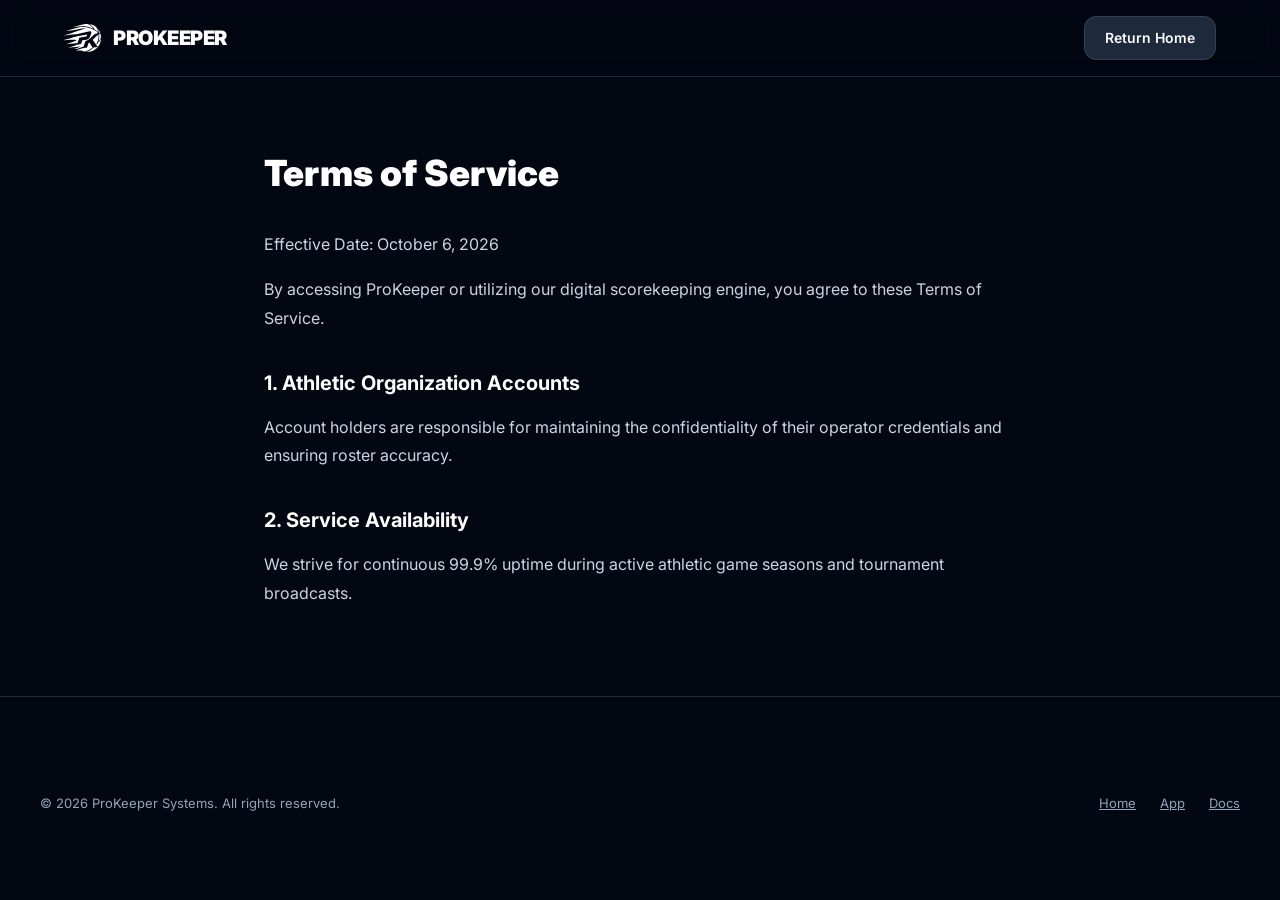
<file: terms/index.html>
<!DOCTYPE html>
<html lang="en">
<head>
    <meta charset="utf-8">
    <meta name="viewport" content="width=device-width, initial-scale=1">
    <title>Terms of Service - ProKeeper</title>
    <link rel="preconnect" href="https://fonts.googleapis.com">
    <link rel="preconnect" href="https://fonts.gstatic.com" crossorigin>
    <link href="https://fonts.googleapis.com/css2?family=Inter:wght@400;500;600;700;800;900&display=swap" rel="stylesheet">
    <link rel="stylesheet" href="/css/styles.css">
</head>
<body>
    <header>
        <div class="nav-container">
            <a href="/" class="logo">
                <img src="/images/icon-white.svg" alt="ProKeeper" style="height: 28px; width: auto;">
                <span>PROKEEPER</span>
            </a>
            <div style="display: flex; gap: 0.75rem;">
                <a href="/" class="btn btn-secondary">Return Home</a>
            </div>
        </div>
    </header>

    <main style="max-width: 800px; margin: 0 auto; padding: 4rem 1.5rem; color: #cbd5e1; line-height: 1.8;">
        <h1 style="font-size: 2.25rem; font-weight: 900; color: #fff; margin-bottom: 1.5rem;">Terms of Service</h1>
        <p style="margin-bottom: 1rem;">Effective Date: October 6, 2026</p>
        <p style="margin-bottom: 1.5rem;">By accessing ProKeeper or utilizing our digital scorekeeping engine, you agree to these Terms of Service.</p>
        <h2 style="font-size: 1.25rem; font-weight: 700; color: #fff; margin: 2rem 0 0.75rem;">1. Athletic Organization Accounts</h2>
        <p style="margin-bottom: 1.5rem;">Account holders are responsible for maintaining the confidentiality of their operator credentials and ensuring roster accuracy.</p>
        <h2 style="font-size: 1.25rem; font-weight: 700; color: #fff; margin: 2rem 0 0.75rem;">2. Service Availability</h2>
        <p style="margin-bottom: 1.5rem;">We strive for continuous 99.9% uptime during active athletic game seasons and tournament broadcasts.</p>
    </main>

    <footer>
        <div class="footer-bottom" style="border: none; display: flex; justify-content: space-between; align-items: center; flex-wrap: wrap; gap: 1rem;">
            <div>&copy; 2026 ProKeeper Systems. All rights reserved.</div>
            <div style="display: flex; gap: 1.5rem;">
                <a href="https://prokeeper.taligent.dev" style="color: var(--text-secondary); text-decoration: underline;">Home</a>
                <a href="https://app.prokeeper.taligent.dev" style="color: var(--text-secondary); text-decoration: underline;">App</a>
                <a href="https://docs.prokeeper.taligent.dev" style="color: var(--text-secondary); text-decoration: underline;">Docs</a>
            </div>
        </div>
    </footer>
</body>
</html>
</file>
<file: css/styles.css>
:root {
    --bg-primary: #030712;
    --bg-card: #0f172a;
    --bg-card-hover: #1e293b;
    --border-color: #1e293b;
    --border-accent: #3b82f6;
    --text-primary: #f8fafc;
    --text-secondary: #94a3b8;
    --accent-blue: #3b82f6;
    --accent-indigo: #6366f1;
    --accent-emerald: #10b981;
    --accent-rose: #f43f5e;
}

* {
    box-sizing: border-box;
    margin: 0;
    padding: 0;
}

body {
    font-family: 'Inter', -apple-system, BlinkMacSystemFont, 'Segoe UI', Roboto, sans-serif;
    background-color: var(--bg-primary);
    color: var(--text-primary);
    line-height: 1.6;
    -webkit-font-smoothing: antialiased;
}

.mono {
    font-family: 'JetBrains Mono', monospace;
}

/* Header & Nav */
header {
    position: sticky;
    top: 0;
    z-index: 50;
    backdrop-filter: blur(12px);
    background: rgba(3, 7, 18, 0.85);
    border-bottom: 1px solid var(--border-color);
}

.nav-container {
    max-width: 1200px;
    margin: 0 auto;
    padding: 1rem 1.5rem;
    display: flex;
    align-items: center;
    justify-content: space-between;
}

.logo {
    display: flex;
    align-items: center;
    gap: 0.75rem;
    font-size: 1.25rem;
    font-weight: 900;
    letter-spacing: -0.025em;
    color: #fff;
    text-decoration: none;
}

.logo-badge {
    width: 2rem;
    height: 2rem;
    background: var(--accent-blue);
    border-radius: 0.5rem;
    display: flex;
    align-items: center;
    justify-content: center;
    font-weight: 900;
    font-size: 0.875rem;
}

.nav-links {
    display: flex;
    align-items: center;
    gap: 2rem;
    list-style: none;
}

.nav-links a {
    color: var(--text-secondary);
    text-decoration: none;
    font-size: 0.875rem;
    font-weight: 500;
    transition: color 0.2s;
}

.nav-links a:hover {
    color: #fff;
}

.btn {
    display: inline-flex;
    align-items: center;
    justify-content: center;
    padding: 0.625rem 1.25rem;
    font-size: 0.875rem;
    font-weight: 600;
    border-radius: 0.75rem;
    text-decoration: none;
    transition: all 0.2s;
    cursor: pointer;
    border: none;
}

.btn-primary {
    background: var(--accent-blue);
    color: #fff;
    box-shadow: 0 10px 25px -5px rgba(59, 130, 246, 0.4);
}

.btn-primary:hover {
    background: #2563eb;
    transform: translateY(-1px);
}

.btn-secondary {
    background: #1e293b;
    color: var(--text-primary);
    border: 1px solid #334155;
}

.btn-secondary:hover {
    background: #334155;
}

/* Hero Section */
.hero {
    max-width: 1200px;
    margin: 0 auto;
    padding: 5rem 1.5rem 4rem;
    text-align: center;
}

.hero-pill {
    display: inline-flex;
    align-items: center;
    gap: 0.5rem;
    padding: 0.375rem 1rem;
    background: rgba(59, 130, 246, 0.1);
    border: 1px solid rgba(59, 130, 246, 0.3);
    border-radius: 9999px;
    color: #93c5fd;
    font-size: 0.8125rem;
    font-weight: 600;
    margin-bottom: 1.5rem;
}

.hero h1 {
    font-size: 3.5rem;
    font-weight: 900;
    letter-spacing: -0.03em;
    line-height: 1.1;
    margin-bottom: 1.25rem;
}

.hero-gradient {
    background: linear-gradient(135deg, #60a5fa 0%, #a5b4fc 50%, #ffffff 100%);
    -webkit-background-clip: text;
    -webkit-text-fill-color: transparent;
}

.hero p {
    font-size: 1.125rem;
    color: var(--text-secondary);
    max-width: 700px;
    margin: 0 auto 2.5rem;
}

.hero-buttons {
    display: flex;
    justify-content: center;
    gap: 1rem;
    margin-bottom: 4rem;
}

/* Interactive Demo HUD */
.demo-card {
    background: var(--bg-card);
    border: 2px solid #3b82f688;
    border-radius: 1.5rem;
    padding: 2rem;
    text-align: left;
    box-shadow: 0 25px 50px -12px rgba(0, 0, 0, 0.6);
    margin-bottom: 5rem;
}

.demo-header {
    display: flex;
    justify-content: space-between;
    align-items: center;
    padding-bottom: 1rem;
    border-bottom: 1px solid var(--border-color);
    margin-bottom: 1.5rem;
}

.score-strip {
    display: grid;
    grid-template-columns: 1fr auto 1fr;
    gap: 2rem;
    align-items: center;
    background: var(--bg-primary);
    padding: 1.5rem;
    border-radius: 1rem;
    border: 1px solid var(--border-color);
    margin-bottom: 1.5rem;
}

.interactive-box {
    margin-top: 1.5rem;
}

.stat-input-field {
    width: 100%;
    padding: 1rem 1.25rem;
    background: var(--bg-primary);
    border: 2px solid var(--accent-blue);
    border-radius: 0.75rem;
    color: #fff;
    font-family: 'JetBrains Mono', monospace;
    font-size: 1.125rem;
    outline: none;
}

/* Features Grid */
.section-title {
    text-align: center;
    margin-bottom: 3.5rem;
}

.section-title h2 {
    font-size: 2.25rem;
    font-weight: 800;
    margin-bottom: 0.75rem;
}

.section-title p {
    color: var(--text-secondary);
}

.features-grid {
    max-width: 1200px;
    margin: 0 auto 6rem;
    padding: 0 1.5rem;
    display: grid;
    grid-template-columns: repeat(auto-fit, minmax(320px, 1fr));
    gap: 2rem;
}

.feature-box {
    background: var(--bg-card);
    border: 1px solid var(--border-color);
    border-radius: 1.25rem;
    padding: 2rem;
    transition: transform 0.2s, border-color 0.2s;
}

.feature-box:hover {
    transform: translateY(-4px);
    border-color: #3b82f6;
}

.feature-icon {
    width: 3rem;
    height: 3rem;
    border-radius: 0.75rem;
    background: rgba(59, 130, 246, 0.15);
    display: flex;
    align-items: center;
    justify-content: center;
    color: var(--accent-blue);
    margin-bottom: 1.25rem;
}

.feature-box h3 {
    font-size: 1.25rem;
    font-weight: 700;
    margin-bottom: 0.5rem;
}

.feature-box p {
    font-size: 0.9375rem;
    color: var(--text-secondary);
}

/* Pricing Grid */
.pricing-grid {
    max-width: 1200px;
    margin: 0 auto 6rem;
    padding: 0 1.5rem;
    display: grid;
    grid-template-columns: repeat(auto-fit, minmax(300px, 1fr));
    gap: 2rem;
}

.pricing-card {
    background: var(--bg-card);
    border: 1px solid var(--border-color);
    border-radius: 1.5rem;
    padding: 2.5rem 2rem;
    display: flex;
    flex-col;
    justify-content: space-between;
}

.pricing-card.featured {
    border-color: var(--accent-blue);
    background: linear-gradient(180deg, #1e293b 0%, #0f172a 100%);
}

.price {
    font-size: 3rem;
    font-weight: 900;
    margin: 1.5rem 0;
}

.price span {
    font-size: 1rem;
    font-weight: 400;
    color: var(--text-secondary);
}

/* Footer */
footer {
    border-top: 1px solid var(--border-color);
    padding: 4rem 1.5rem 2rem;
    background: var(--bg-primary);
}

.footer-container {
    max-width: 1200px;
    margin: 0 auto;
    display: grid;
    grid-template-columns: 2fr 1fr 1fr 1fr;
    gap: 3rem;
    margin-bottom: 3rem;
}

.footer-col h4 {
    font-size: 0.875rem;
    font-weight: 700;
    text-transform: uppercase;
    letter-spacing: 0.05em;
    margin-bottom: 1rem;
    color: #fff;
}

.footer-col ul {
    list-style: none;
    space-y: 0.5rem;
}

.footer-col ul li {
    margin-bottom: 0.5rem;
}

.footer-col a {
    color: var(--text-secondary);
    text-decoration: none;
    font-size: 0.875rem;
    transition: color 0.2s;
}

.footer-col a:hover {
    color: #fff;
}

.footer-bottom {
    max-width: 1200px;
    margin: 0 auto;
    padding-top: 2rem;
    border-top: 1px solid var(--border-color);
    display: flex;
    justify-content: space-between;
    font-size: 0.8125rem;
    color: var(--text-secondary);
}
</file>
